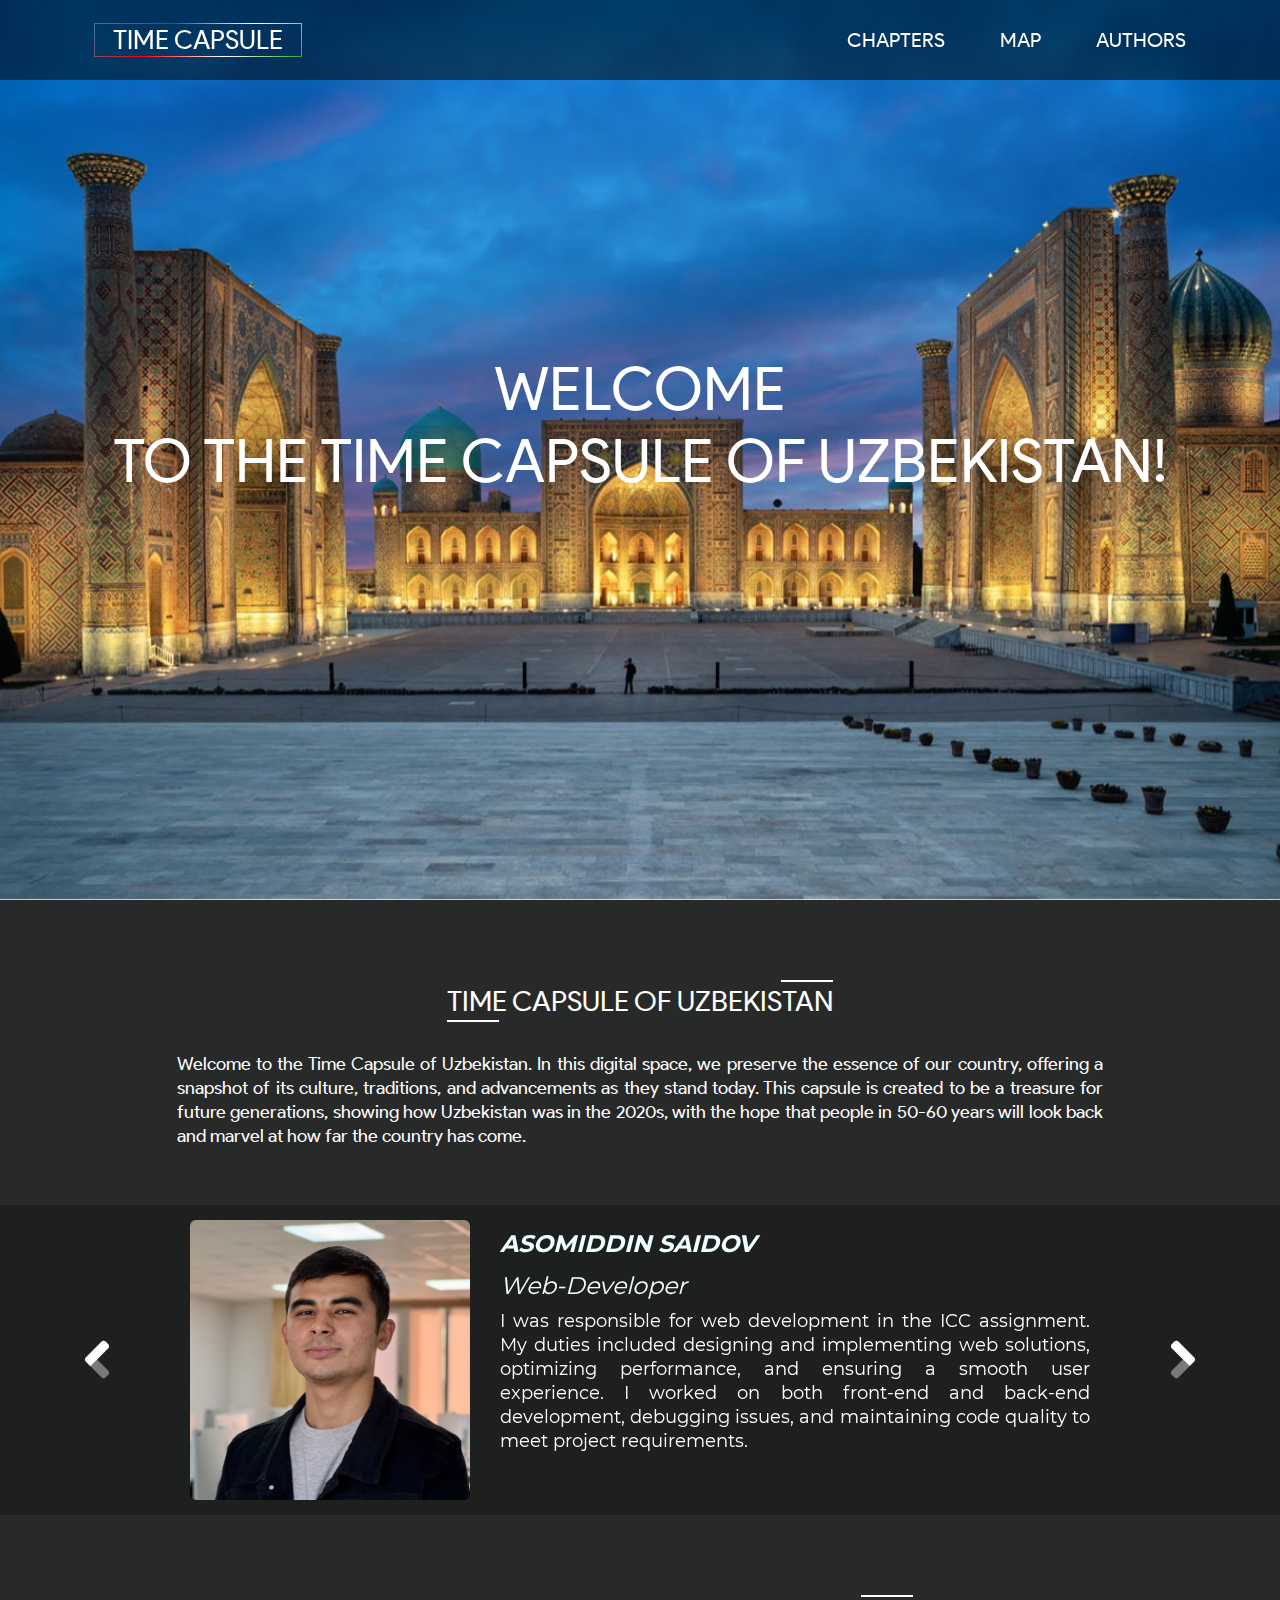
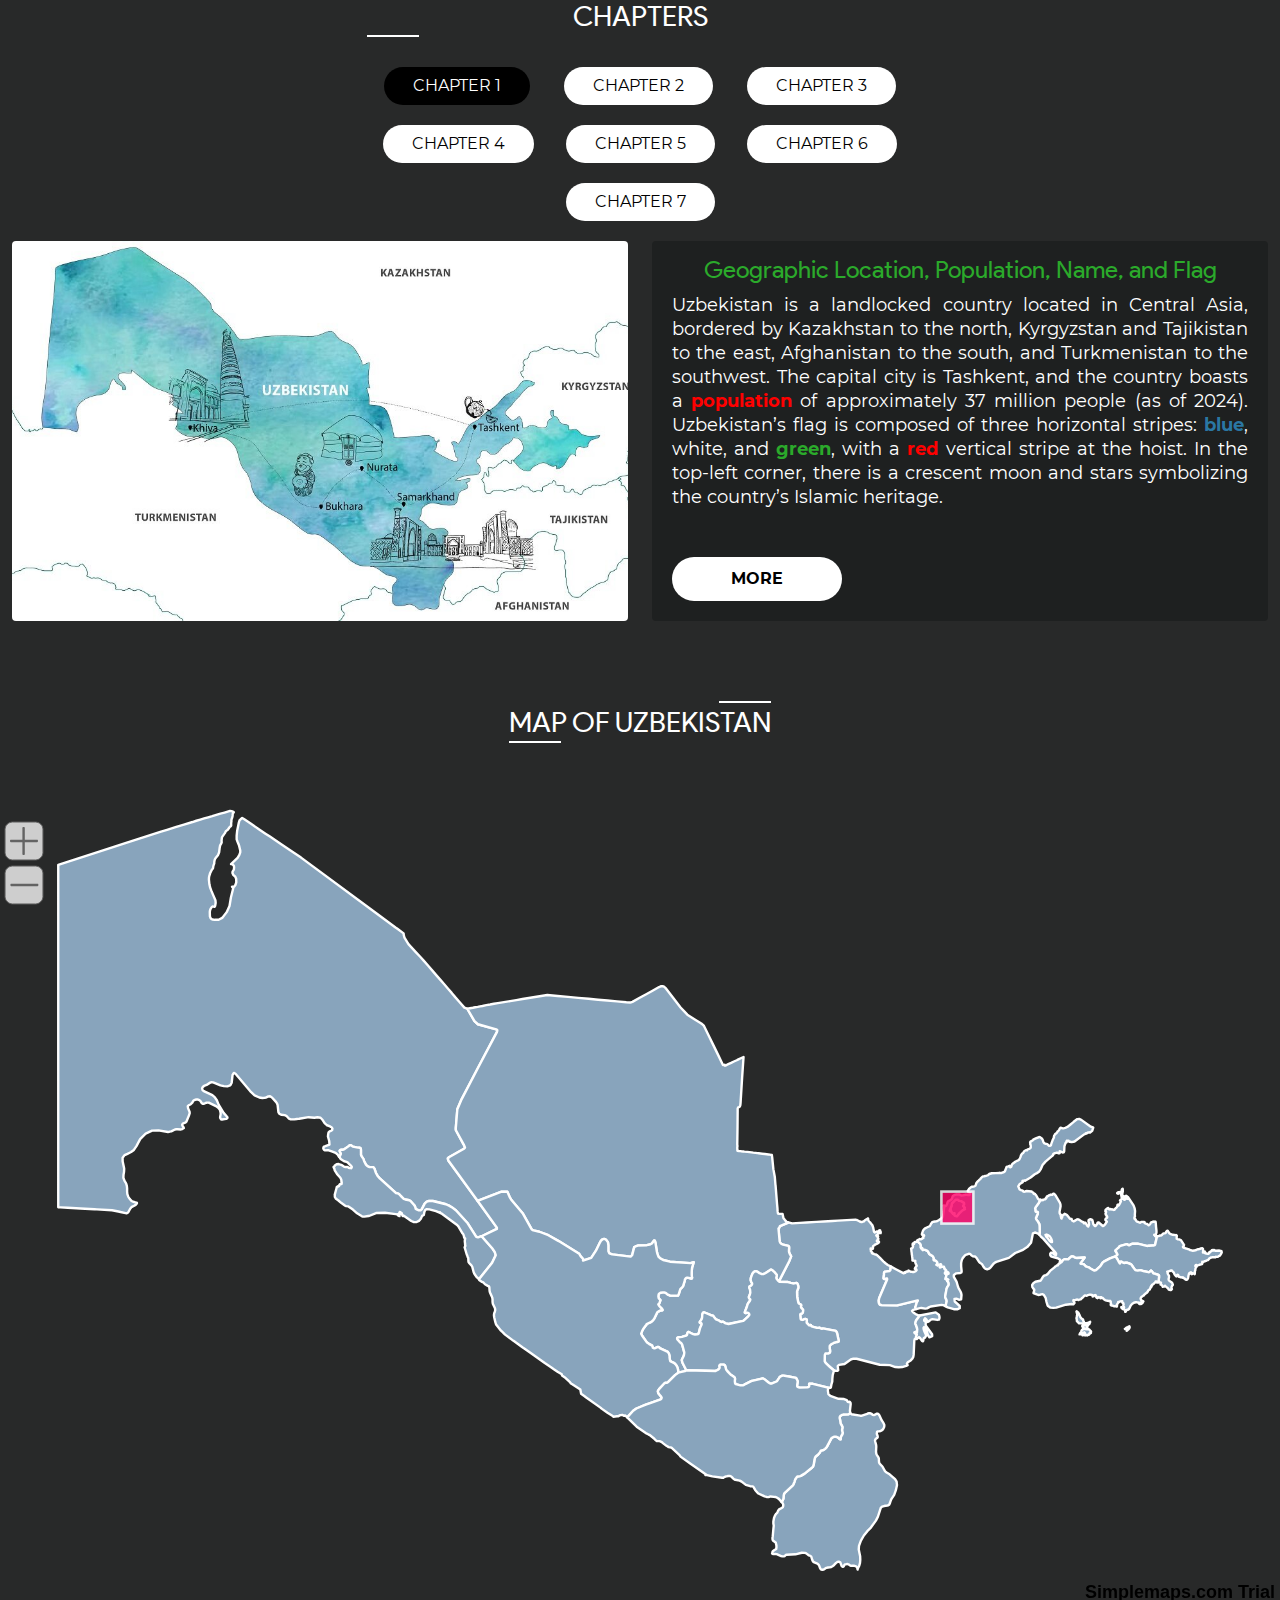
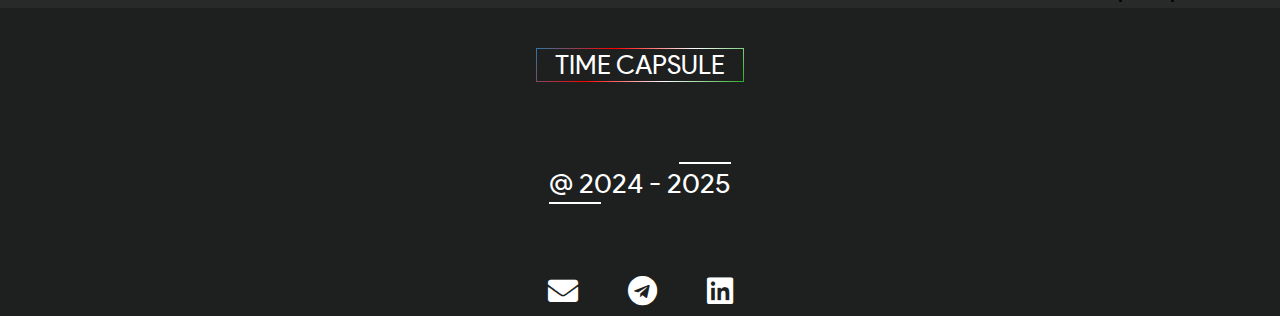
<file: index.html>
<!DOCTYPE html>
<html lang="en">

<head>
  <meta charset="UTF-8">
  <meta http-equiv="X-UA-Compatible" content="IE=edge">
  <meta name="viewport" content="width=device-width, initial-scale=1.0">
  <title>Time Capsule</title>
  <link rel="stylesheet" href="style/all.min.css">
  <link rel="stylesheet" href="style/bootstrap.min.css">
  <link rel="stylesheet" href="style/style.css">
</head>

<body>
  <header class="header d-flex flex-column vh-100">
     <div class="header__nav">
      <div class="container">
        <nav class="navbar navbar-expand-lg ">
          <div class="container-fluid">
            <a class="logo" href="#"> <span class="logo__span">Time </span> Capsule</a>
            <button class="navbar-toggler" type="button" data-bs-toggle="collapse"
              data-bs-target="#navbarSupportedContent" aria-controls="navbarSupportedContent" aria-expanded="false"
              aria-label="Toggle navigation">
              <i class="fal fa-bars header__btn"></i>
            </button>
            <div class="collapse navbar-collapse WMC" id="navbarSupportedContent">
              <ul class="navbar-nav me-auto mb-2 mb-lg-0">
                <li class="nav-item">
                  <a class="header__nav-link " aria-current="page" href="#chapters" >Chapters</a>
                </li>
                <li class="nav-item">
                  <a class="header__nav-link" href="#map">map</a>
                </li>
                <li class="nav-item dropdown">
                  <a class="header__nav-link" href="#authors"> Authors </a>
                  <ul class="dropdown-menu" aria-labelledby="navbarDropdown">
                    <li>
                      <a class="dropdown-item" href="tel:+998901234567">+ 998 90 176 10 30</a></li>
                    <li>
                      <hr class="dropdown-divider">
                    </li>
                    <li>
                      <a class="dropdown-item" href="mailto:tuychievhondamir@gmail.com">tuychievhondamir@gmail.com</a>
                    </li>
                  </ul>
                </li>

              </ul>

            </div>
          </div>
        </nav>
      </div>
    </div>
    <div class="header__content flex-grow-1 align-items-center d-flex">
      <div class="container">
        <h1 class="header__content-title ">
          Welcome <span class="time_title-nextline">to the Time Capsule of Uzbekistan!</span>
        </h1>
       
      </div>
    </div>
  </header>
  <main class="main" >
    <div class="main__title" id="authors">
      <div class="container">
        <div class="row justify-content-center">
          <div class="col-12 col-lg-10 d-flex flex-column align-items-center">
            <h2 class="main__title-heading">
              Time Capsule of Uzbekistan
            </h2>
            <p class="main__title-text">
              Welcome to the Time Capsule of Uzbekistan. In this digital space, we preserve the essence of our country, offering a snapshot of its culture, traditions, and advancements as they stand today. This capsule is created to be a treasure for future generations, showing how Uzbekistan was in the 2020s, with the hope that people in 50-60 years will look back and marvel at how far the country has come.
            </p>
          </div>
        </div>
      </div>
    </div>
    <div class="main__slider">
      <div class="container">
        <div id="carouselExampleIndicators" class="carousel slide d-flex align-items-center" data-bs-ride="carousel">

          <a href="" class="col-1 d-none d-lg-flex" data-bs-target="#carouselExampleIndicators" data-bs-slide="prev">
            <i class="fad fa-angle-left main__slider-angle"></i>
          </a>
          <div class="carousel-inner">
            <div class="carousel-item active">
              <div class="d-flex flex-wrap flex-wrap-reverse">
                <div class="main__slider-image  col-12 col-lg-6 col-xl-4">
                  <img src="./images/asomiddin.jpg" alt="" class="main__slider-photo w-100 h-100 ">
                </div>
                <div class="main__slider-info  col-12 col-lg-6 col-xl-8">
                  <h2 class="main__slider-title">
                    <span class="main__slider-span">
                      Asomiddin Saidov
                    </span>
                  </h2>
                  <h4 class="main__slider-span">Web-Developer</h4>
                  <p class="main__slider-text">
                    I was responsible for web development in the ICC assignment. My duties included designing and implementing web solutions, optimizing performance, and ensuring a smooth user experience. I worked on both front-end and back-end development, debugging issues, and maintaining code quality to meet project requirements.
                  </p>
                </div>
              </div>
            </div>
            <div class="carousel-item ">
              <div class="d-flex flex-wrap flex-wrap-reverse">
                <div class="main__slider-image  col-12 col-lg-6 col-xl-4">
                  <img src="./images/shohjahon.JPG" alt="" class="main__slider-photo w-100 h-100 ">
                </div>
                <div class="main__slider-info  col-12 col-lg-6 col-xl-8">
                  <h2 class="main__slider-title"><span class="main__slider-span">
                      Shohjahon Rustamov
                    </span> </h2>
                    <h4 class="main__slider-span">Content Manager</h4>
                  <p class="main__slider-text">
                    My duties included creating, and organizing website content to ensure clarity, accuracy, and engagement.I focused on structuring information effectively, optimizing readability, and maintaining high content quality.Additionally, I improved user accessibility to meet project requirements.
                  </p>
                </div>
              </div>
            </div>
            <div class="carousel-item ">
              <div class="d-flex flex-wrap flex-wrap-reverse">
                <div class="main__slider-image col-12 col-lg-6 col-xl-4">
                  <img src="./images/gulirano.jpg" alt="" class="main__slider-photo w-100 h-100 ">
                </div>
                <div class="main__slider-info  col-12 col-lg-6 col-xl-8">
                  <h2 class="main__slider-title"><span class="main__slider-span">
                      Gulira'no Raximova
                    </span> </h2>
                    <h4 class="main__slider-span">Designer</h4>
                  <p class="main__slider-text">
                    I led the UI/UX design of the website, focusing on creating intuitive, user-friendly interfaces, enhancing visual aesthetics, and ensuring a seamless, responsive experience across all devices. My role also involved conducting user research and collaborating with developers to ensure a consistent, engaging user experience.
                  </p>
                </div>
              </div>
            </div>
           

          </div>
          <a href="a" class="col-1 d-none d-lg-flex justify-content-end" data-bs-target="#carouselExampleIndicators"
            data-bs-slide="next">
            <i class="fad fa-angle-right main__slider-angle"></i>
          </a>
        </div>
      </div>
    </div>
    <div class="main__title" id="chapters">
      <div class="container" >
        <div class="row justify-content-center">
          <div class="col-12 col-lg-10 d-flex flex-column align-items-center">
           

          </div>
        </div>
      </div>
    </div>
    <div class="main__tabs " >
      <div class="container ">
        <div class="row justify-content-center">
          <div class="col-12 col-lg-6">
            <h1 class="main__title-heading">Chapters</h1>
            <ul class="nav justify-content-around ">
              <li class="nav__item"><button data-bs-toggle="tab" data-bs-target="#geography"
                  class="main__tabs-link active ">Chapter 1</button></li>
              
              <li class="nav__item"><button data-bs-toggle="tab" data-bs-target="#places"
                  class="main__tabs-link  ">Chapter 2</button></li>
              
              <li class="nav__item"><button data-bs-toggle="tab" data-bs-target="#technology"
                  class="main__tabs-link  ">Chapter 3</button></li>
              
              <li class="nav__item"><button data-bs-toggle="tab" data-bs-target="#clothing"
                  class="main__tabs-link  ">Chapter 4</button></li>
              
              <li class="nav__item"><button data-bs-toggle="tab" data-bs-target="#holidays"
                  class="main__tabs-link  ">Chapter 5</button></li>
              
              <li class="nav__item"><button data-bs-toggle="tab" data-bs-target="#food"
                  class="main__tabs-link  ">Chapter 6</button></li>
              
              <li class="nav__item"><button data-bs-toggle="tab" data-bs-target="#literature"
                  class="main__tabs-link  ">Chapter 7</button></li>
              
            </ul>
          </div>
        </div>
      </div>
    </div>
    <div class="tab-content">
      <div class="tab-pane fade active show " id="geography">
        <div class="container-fluid">
          <div class="row justify-content-center ">
            <div class="col-12 col-lg-6">
              <img src="images/history.jpg" alt="" class="main__tabs-img w-100">
            </div>
            <div class="col-11 col-lg-6">
              <div class="main__tabs-info d-flex flex-column justify-content-between">
                <div>
                  <h2 class="main__tabs-title">Geographic Location, Population, Name, and Flag</h2>
                  <p class="main__tabs-text">Uzbekistan is a landlocked country located in Central Asia, bordered by Kazakhstan to the north, Kyrgyzstan and Tajikistan to the east, Afghanistan to the south, and Turkmenistan to the southwest. The capital city is Tashkent, and the country boasts a <span class="bold__txt">population</span>  of approximately 37 million people (as of 2024).
                    Uzbekistan’s flag is composed of three horizontal stripes: <span class="blue__txt">blue</span>, white, and <span class="green__txt">green</span>, with a 
                      <span class="bold__txt">red</span> vertical stripe at the hoist. In the top-left corner, there is a crescent moon and stars symbolizing the country’s Islamic heritage.
                  </p>
                </div>
                <div>
                  <a href="chapters.html#chp1" class="main__tabs-btn" onclick="saveScrollPosition()">More</a>
                </div>
              </div>
            </div>
          </div>
        </div>
      </div>
      <div class="tab-pane fade" id="places">
        <div class="container-fluid">
          <div class="row justify-content-center ">
            <div class="col-12 col-lg-6">
              <img src="images/registan.jpg" alt="" class="main__tabs-img w-100">
            </div>
            <div class="col-11 col-lg-6">
              <div class="main__tabs-info d-flex flex-column justify-content-between">
                <div>
                  <h2 class="main__tabs-title"> Places and Buildings</h2>
                  <p class="main__tabs-text">Uzbekistan is home to many architectural marvels, including some of the most historical sites in the world. Here are a few notable places:
                    <span class="green__txt">Registan </span> Square in Samarkand: This historic center is surrounded by majestic madrassas, and its intricate tilework represents a key feature of Central Asian architecture.
                
                    <span class="green__txt">Khiva’s Ichan Kala</span>: The Ichan Kala is a well-preserved walled city in Khiva, featuring impressive ancient structures like the Ark Fortress and the Djuma Mosque.

                    <span class="green__txt">Tashkent Tower</span>: The tallest structure in Uzbekistan, offering a panoramic view of Tashkent.
                  </p>
                    
                </div>
                <div>
                  <a href="chapters.html#chp2" class="main__tabs-btn" onclick="saveScrollPosition()">More</a>
                </div>
              </div>
            </div>
          </div>
        </div>
      </div>
      <div class="tab-pane fade" id="technology">
        <div class="container-fluid">
          <div class="row justify-content-center ">
            <div class="col-12 col-lg-6">
              <img src="images/technology.jpg" alt="" class="main__tabs-img w-100">
            </div>
            <div class="col-11 col-lg-6">
              <div class="main__tabs-info d-flex flex-column justify-content-between">
                <div>
                  <h2 class="main__tabs-title">Technology: Artel and UzAuto Motors</h2>
                  <p class="main__tabs-text">Uzbekistan is advancing in the field of technology, with companies like Artel Electronics leading the way in consumer electronics, while UzAuto Motors is one of the largest automotive manufacturers in Central Asia.
                    <span class="green__txt">Artel</span> Electronics produces a wide range of products, from mobile phones to refrigerators, making significant contributions to the Uzbek economy.
                    <span class="blue__txt">UzAuto Motors</span> is driving the automotive industry forward with locally produced vehicles, including the Chevrolet and Ravon brands</p>
                </div>
                <div>
                  <a href="chapters.html#chp3" class="main__tabs-btn" onclick="saveScrollPosition()">More</a>
                </div>
              </div>
            </div>
          </div>
        </div>
      </div>
      <div class="tab-pane fade" id="clothing">
        <div class="container-fluid">
          <div class="row justify-content-center ">
            <div class="col-12 col-lg-6">
              <img src="images/dress_women.jpg" alt="" class="main__tabs-img w-100">
            </div>
            <div class="col-11 col-lg-6">
              <div class="main__tabs-info d-flex flex-column justify-content-between">
                <div>
                  <h2 class="main__tabs-title">Traditional Clothing (Gender-Specific)</h2>
                  <p class="main__tabs-text">Uzbekistan’s traditional clothing represents its rich cultural heritage, varying by region and occasion.
                    <span class="blue__txt">Men’s Traditional Clothing:</span> Includes a chapan (a long robe) often worn over a shirt and trousers, and a doppa (traditional cap). These garments reflect Uzbekistan’s Islamic and Turkic influences.
                    <span class="bold__txt">Women’s Traditional Clothing:</span>  Women wear colorful dresses made from ikat (a fabric pattern), often adorned with suzani embroidery, and accompanied by tilla (golden jewelry).</p>

                </div>
                <div>
                  <a href="chapters.html#chp4" class="main__tabs-btn" onclick="saveScrollPosition()">More</a>
                </div>
              </div>
            </div>
          </div>
        </div>
      </div>
      <div class="tab-pane fade" id="holidays">
        <div class="container-fluid">
          <div class="row justify-content-center ">
            <div class="col-12 col-lg-6">
              <img src="images/flag.jpg" alt="" class="main__tabs-img w-100">
            </div>
            <div class="col-11 col-lg-6">
              <div class="main__tabs-info d-flex flex-column justify-content-between">
                <div>
                  <h2 class="main__tabs-title">Traditional Holidays and Rituals (Gender Roles in Rituals)</h2>
                  <p class="main__tabs-text">Uzbekistan celebrates various traditional holidays, each with its own significance.
                    <span class="bold__txt">Navruz:</span>  The Persian New Year, celebrated in March, symbolizes the renewal of nature and is one of the most important holidays in Uzbekistan.
                    <span class="green__txt">Ramazan and Qurban Hayit:</span> These Islamic holidays mark the end of fasting and commemorate the sacrifice of Abraham, respectively.</p>
                </div>
                <div>
                  <a href="chapters.html#chp5" class="main__tabs-btn" onclick="saveScrollPosition()">More</a>
                </div>
              </div>
            </div>
          </div>
        </div>
      </div>
      <div class="tab-pane fade" id="food">
        <div class="container-fluid">
          <div class="row justify-content-center ">
            <div class="col-12 col-lg-6">
              <img src="images/food.jpg" alt="" class="main__tabs-img w-100">
            </div>
            <div class="col-11 col-lg-6">
              <div class="main__tabs-info d-flex flex-column justify-content-between">
                <div>
                  <h2 class="main__tabs-title">Food: A Feast of Flavors</h2>
                  <p class="main__tabs-text">Uzbek cuisine is diverse and flavorful, with dishes that reflect the country’s agricultural roots.
                      <span class="green__txt">Manti:</span> a traditional meat dish of the peoples of Central Asia, consisting of finely chopped meat in a thin dough, cooked under steam.
                      <span class="green__txt">Plov:</span> The national dish, a hearty combination of rice, meat, carrots, and onions, is often served at large gatherings and celebrations.</p>
                </div>
                <div>
                  <a href="chapters.html#chp6" class="main__tabs-btn" onclick="saveScrollPosition()">More</a>
                </div>
              </div>
            </div>
          </div>
        </div>
      </div>
      <div class="tab-pane fade" id="literature">
        <div class="container-fluid">
          <div class="row justify-content-center ">
            <div class="col-12 col-lg-6">
              <img src="images/otkan_kunlar.jpg" alt="" class="main__tabs-img w-100">
            </div>
            <div class="col-11 col-lg-6">
              <div class="main__tabs-info d-flex flex-column justify-content-between">
                <div>
                  <h2 class="main__tabs-title">Literature and Fashion</h2>
                  <p class="main__tabs-text">Uzbekistan has a rich literary tradition that dates back centuries, with poetry and prose that reflect the nation’s cultural depth and history.
                    <span class="blue__txt">Abdulla Qodiriy:</span> A prominent 20th-century writer known for his historical novels such as "O'tkan Kunlar," which depict life in pre-Soviet Uzbekistan..</p>
                </div>
                <div>
                  <a href="chapters.html#chp7" class="main__tabs-btn" onclick="saveScrollPosition()">More</a>
                </div>
              </div>
            </div>
          </div>
        </div>
      </div>
    </div>
    <div class="main__title">
      <div class="container">
        <div class="row justify-content-center">
          <div class="col-12 col-lg-10 d-flex flex-column align-items-center">
            <h2 class="main__title-heading">
              Map Of Uzbekistan
            </h2>

          </div>
        </div>
      </div>
    </div>

    <!-- <div class="main__accordion">
      <div class="container">
        <div class="row d-flex justify-content-center">
          <div class="col-12 col-lg-8">
            <div class="accordion" id="my-collapse">
              <div class="main__accordion-item">
                <div class="main__accordion-header">
                  <button class="main__accordion-button " type="button" data-bs-toggle="collapse"
                    data-bs-target="#html" aria-expanded="true" aria-controls="collapseOne">
                    <i class="fab fa-html5 main__accordion-icon"></i>
                    <span class="main__accordion-span">html5</span>
                  </button>
                </div>
                <div class="collapse show" id="html" data-bs-parent="#my-collapse">
                  <p class="main__accordion-text">
                    Lorem ipsum dolor sit amet, consectetur adipisicing elit, sed do eiusmod tempor incididunt ut labore et dolore magna aliqua. Ut enim ad minim veniam, quis nostrud exercitation ullamco laboris nisi ut aliquip ex ea commodo consequat. Duis aute irure dolor in reprehenderit in voluptate velit esse cillum dolore eu fugiat nulla pariatur. Excepteur sint occaecat cupidatat non proident, sunt in culpa qui officia deserunt mollit anim id est laborum. Sed ut perspiciatis unde omnis iste natus error sit voluptatem accusantium doloremque laudantium, totam rem aperiam, eaque ipsa quae ab illo inventore veritatis et quasi architecto beatae vitae dicta sunt explicabo. Nemo enim ipsam voluptatem quia voluptas sit aspernatur aut odit aut fugit, sed quia consequuntur magni dolores eos qui ratione voluptatem sequi nesciunt. Neque porro quisquam est, qui dolorem ipsum quia dolor sit amet, consectetur, adipisci velit, sed quia non numquam eius modi tempora incidunt ut labore et dolore magnam aliquam quaerat voluptatem.
                  </p>
                </div>
              </div>
              <div class="main__accordion-item">
                <div class="main__accordion-header">
                  <button class="main__accordion-button collapsed w-100" type="button" data-bs-toggle="collapse"
                    data-bs-target="#css" aria-expanded="true" aria-controls="collapseOne">
                    <i class="fab fa-css3-alt main__accordion-icon"></i>
                    <span class="main__accordion-span">css3</span>
                  </button>
                </div>
                <div class="collapse" id="css" data-bs-parent="#my-collapse">
                  <p class="main__accordion-text">
                    Lorem ipsum dolor sit amet, consectetur adipisicing elit, sed do eiusmod tempor incididunt ut labore et dolore magna aliqua. Ut enim ad minim veniam, quis nostrud exercitation ullamco laboris nisi ut aliquip ex ea commodo consequat. Duis aute irure dolor in reprehenderit in voluptate velit esse cillum dolore eu fugiat nulla pariatur. Excepteur sint occaecat cupidatat non proident, sunt in culpa qui officia deserunt mollit anim id est laborum. Sed ut perspiciatis unde omnis iste natus error sit voluptatem accusantium doloremque laudantium, totam rem aperiam, eaque ipsa quae ab illo inventore veritatis et quasi architecto beatae vitae dicta sunt explicabo. Nemo enim ipsam voluptatem quia voluptas sit aspernatur aut odit aut fugit, sed quia consequuntur magni dolores eos qui ratione voluptatem sequi nesciunt. Neque porro quisquam est, qui dolorem ipsum quia dolor sit amet, consectetur, adipisci velit, sed quia non numquam eius modi tempora incidunt ut labore et dolore magnam aliquam quaerat voluptatem.
                  </p>
                </div>
              </div>
              <div class="main__accordion-item">
                <div class="main__accordion-header">
                  <button class="main__accordion-button collapsed w-100" type="button" data-bs-toggle="collapse"
                    data-bs-target="#bootstrap" aria-expanded="true" aria-controls="collapseOne">
                    <i class="fab fa-bootstrap main__accordion-icon"></i>
                    <span class="main__accordion-span">bootstrap</span>
                  </button>
                </div>
                <div class="collapse" id="bootstrap" data-bs-parent="#my-collapse">
                  <p class="main__accordion-text">
                    Lorem ipsum dolor sit amet, consectetur adipisicing elit, sed do eiusmod tempor incididunt ut labore et dolore magna aliqua. Ut enim ad minim veniam, quis nostrud exercitation ullamco laboris nisi ut aliquip ex ea commodo consequat. Duis aute irure dolor in reprehenderit in voluptate velit esse cillum dolore eu fugiat nulla pariatur. Excepteur sint occaecat cupidatat non proident, sunt in culpa qui officia deserunt mollit anim id est laborum. Sed ut perspiciatis unde omnis iste natus error sit voluptatem accusantium doloremque laudantium, totam rem aperiam, eaque ipsa quae ab illo inventore veritatis et quasi architecto beatae vitae dicta sunt explicabo. Nemo enim ipsam voluptatem quia voluptas sit aspernatur aut odit aut fugit, sed quia consequuntur magni dolores eos qui ratione voluptatem sequi nesciunt. Neque porro quisquam est, qui dolorem ipsum quia dolor sit amet, consectetur, adipisci velit, sed quia non numquam eius modi tempora incidunt ut labore et dolore magnam aliquam quaerat voluptatem.
                  </p>
                </div>
              </div>
            
            </div>
          </div>
        </div>
      </div>
    </div> -->
    <div class="main" id="map"> </div>
 
  </main>
  

  <footer class="footer">
    <div class="d-flex flex-column align-items-center">
      <a class="logo" href="#"> <span class="logo__span">Time </span> Capsule</a>
      <p class="main__title-heading">@ 2024 - 2025</p>
      <ul class="footer__social d-flex">
        <li><a href="mailto:asaidov@aut-edu.uz,shrustamov@aut-edu.uz" class="footer__social-link"><i class="fa fa-envelope"></i>
        </a></li>
        <li class="footer_li"><a href="https://t.me/Rustamov_Shoxjahon" class="footer__social-link"><i class="fab fa-telegram"></i>
        </a></li>
        <li><a href="https://www.linkedin.com/in/asomiddinsaidov07/" class="footer__social-link"><i class="fab fa-linkedin"></i>
        </a></li>
      </ul>
    </div>
  </footer>

  <script src="js/bootstrap.bundle.min.js"></script>
  <script src="js/mapdata.js"></script>
  <script src="js/countrymap.js"></script>
  <script src="js/scrollChapters.js"></script>
</body>

</html>
</file>
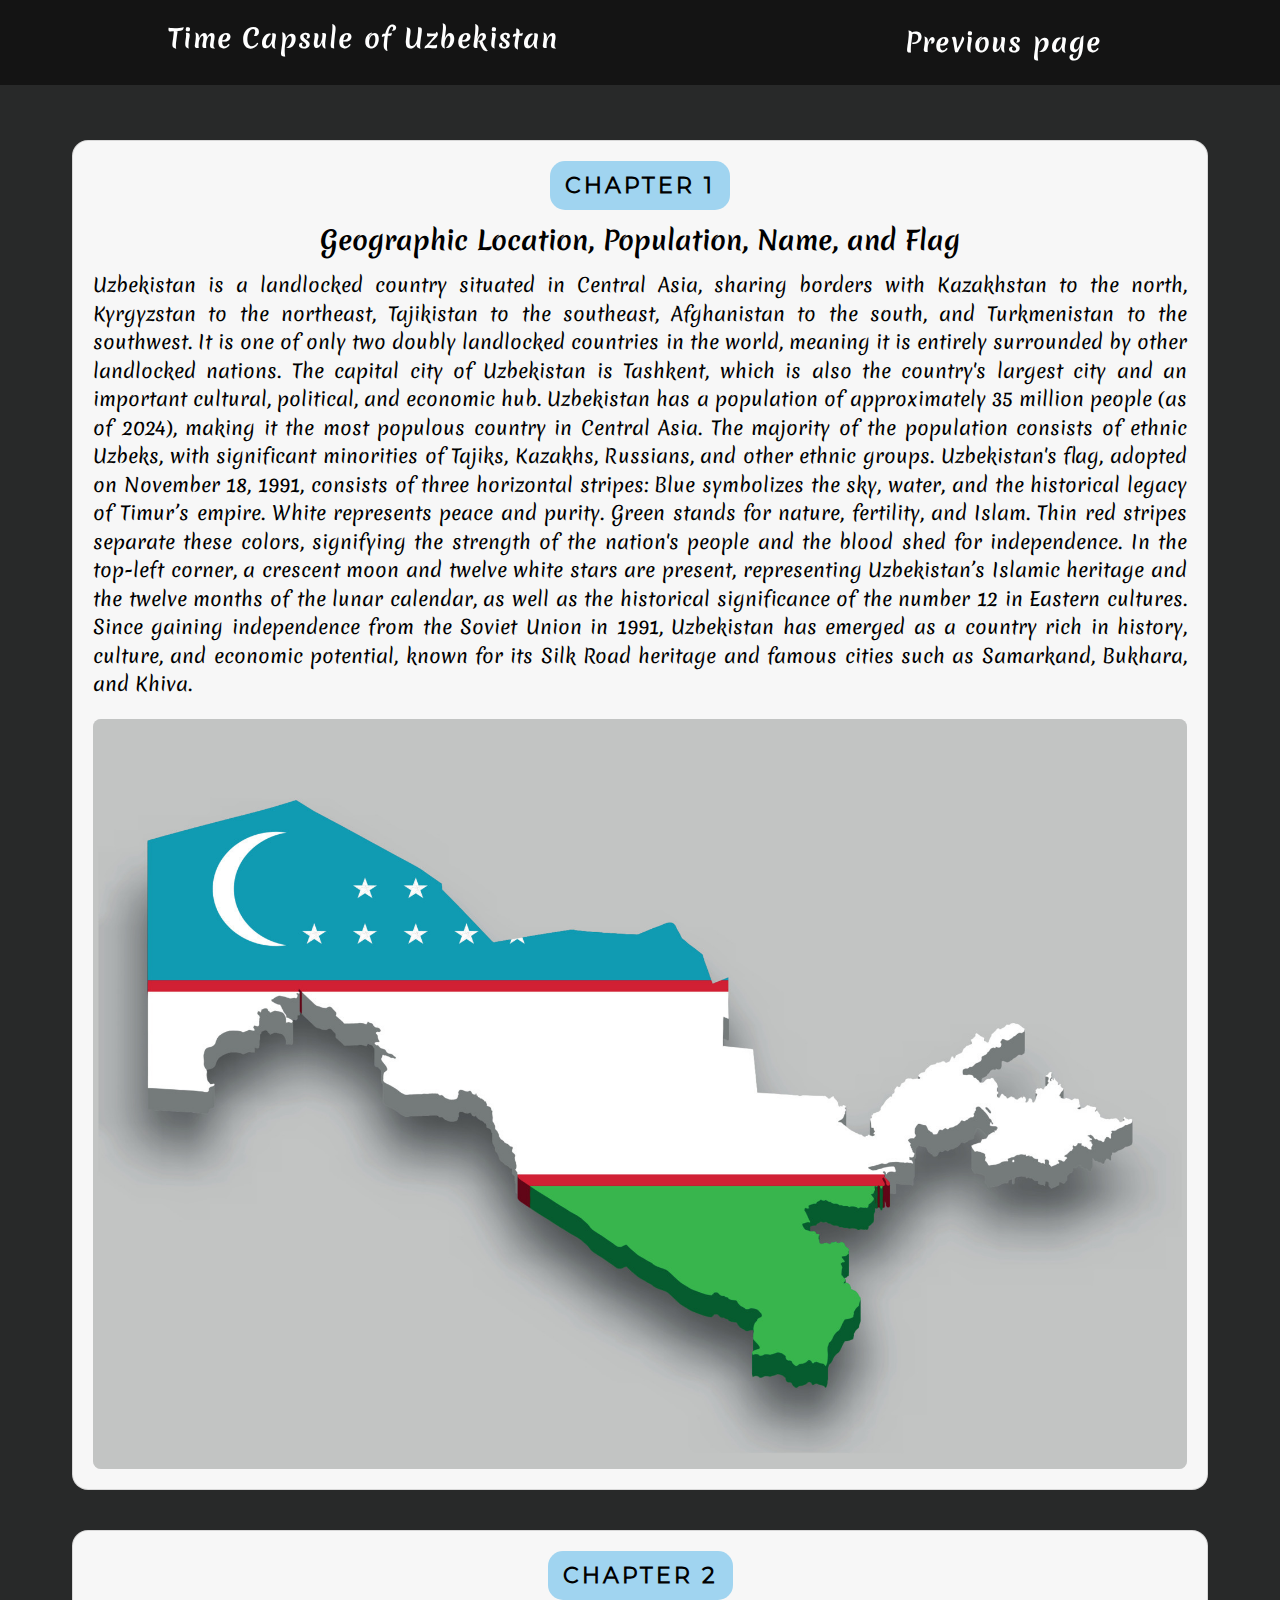
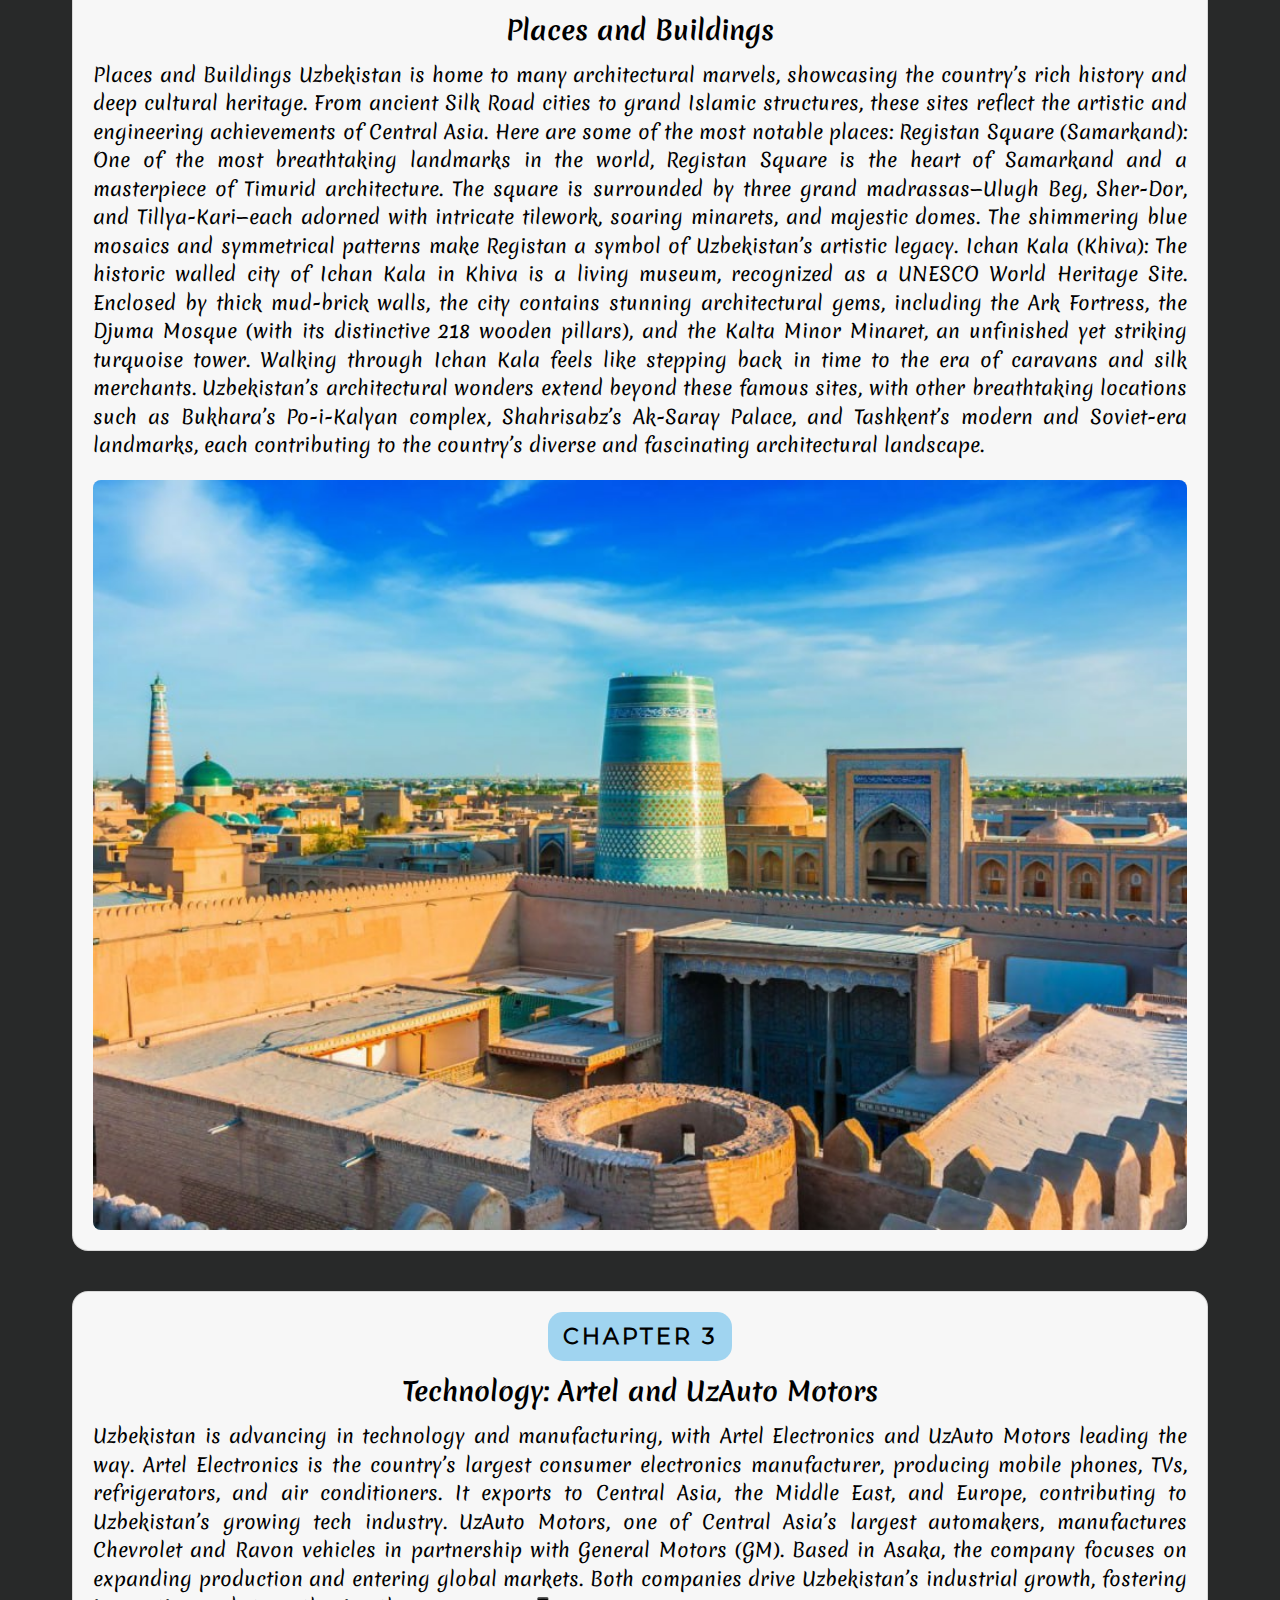
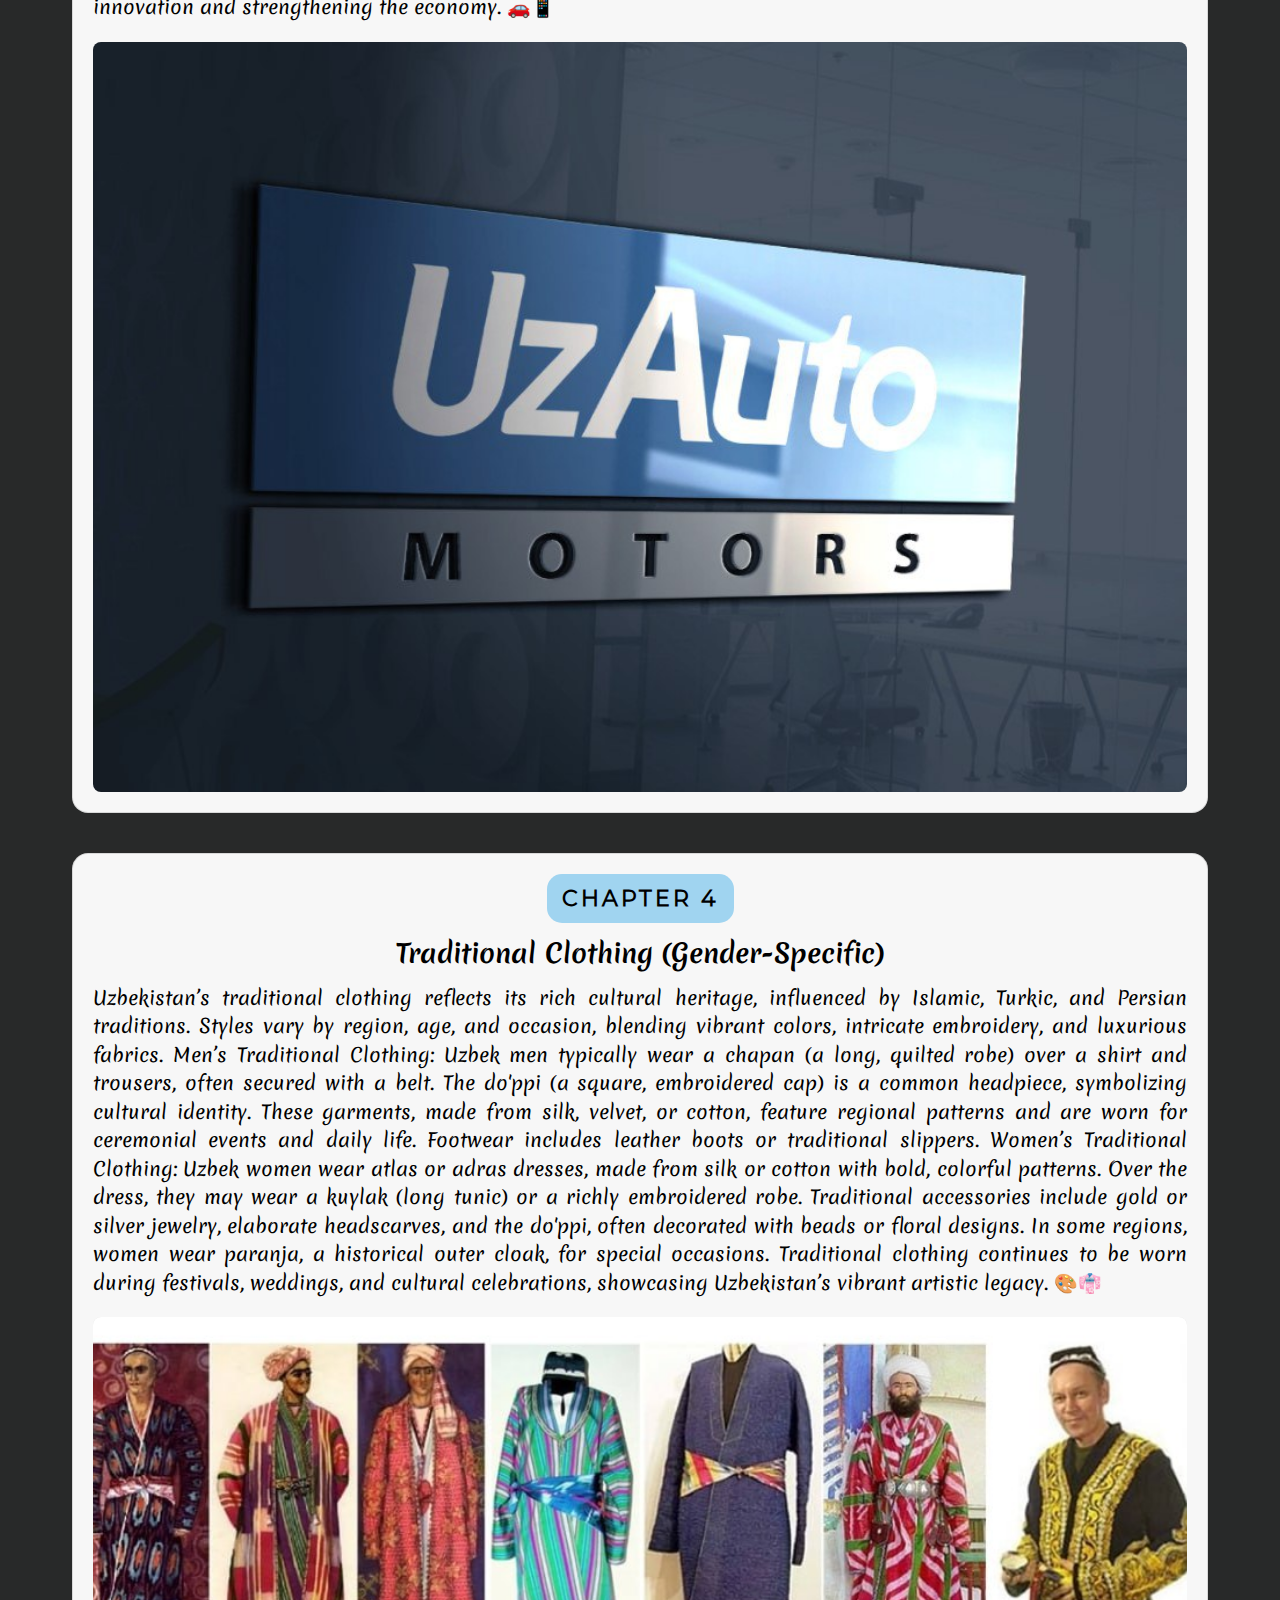
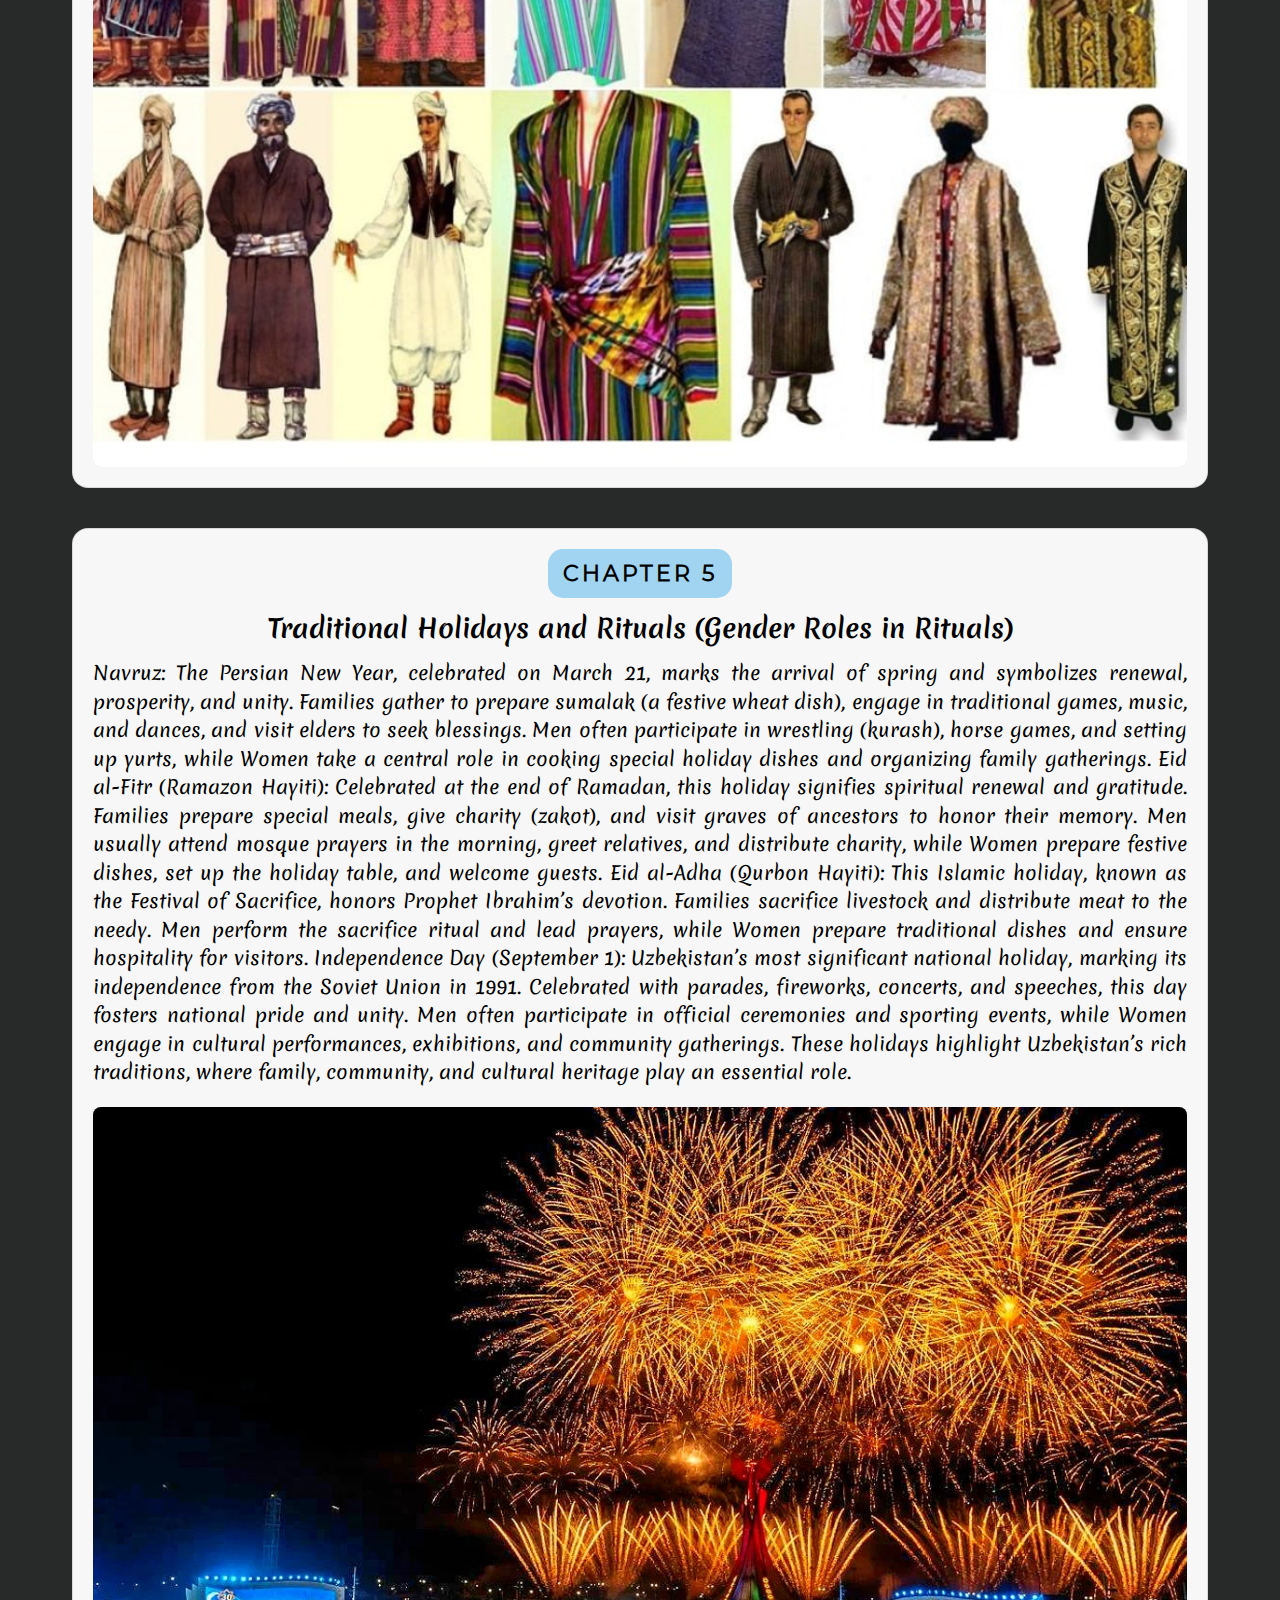
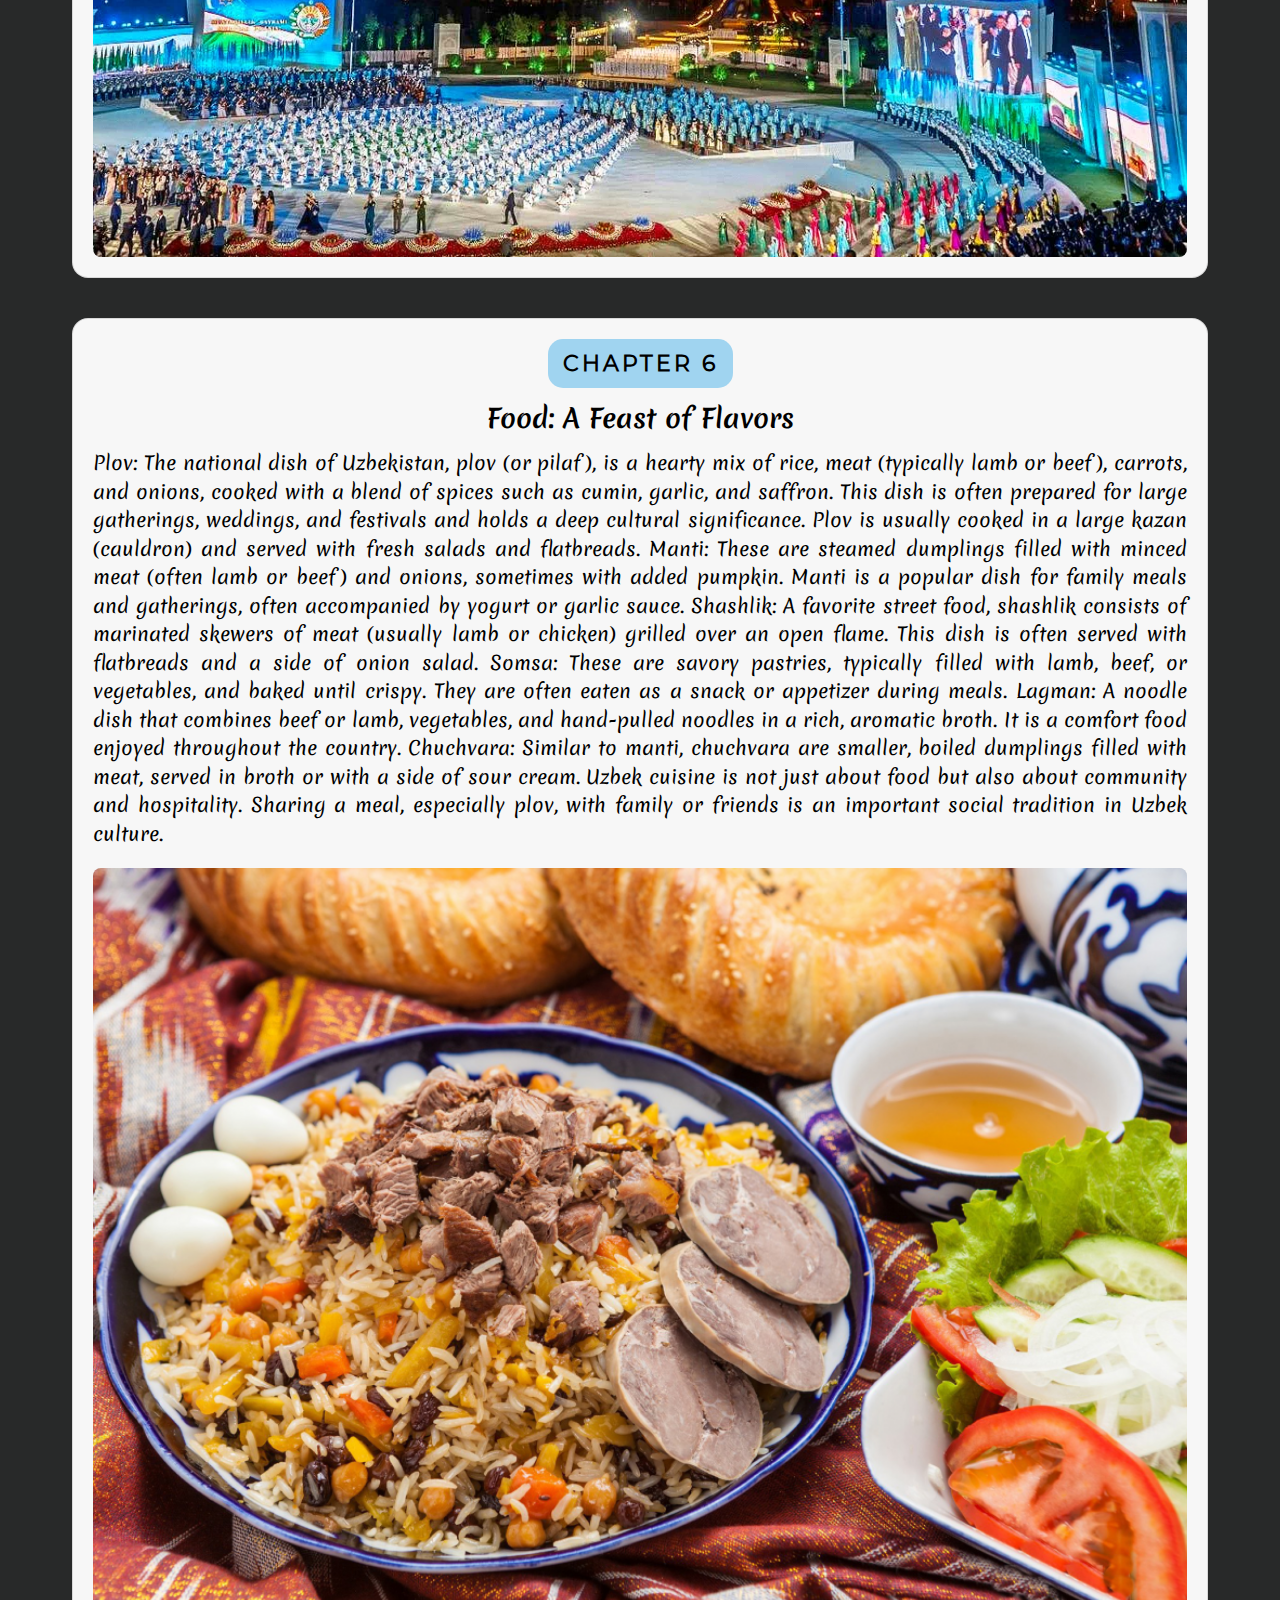
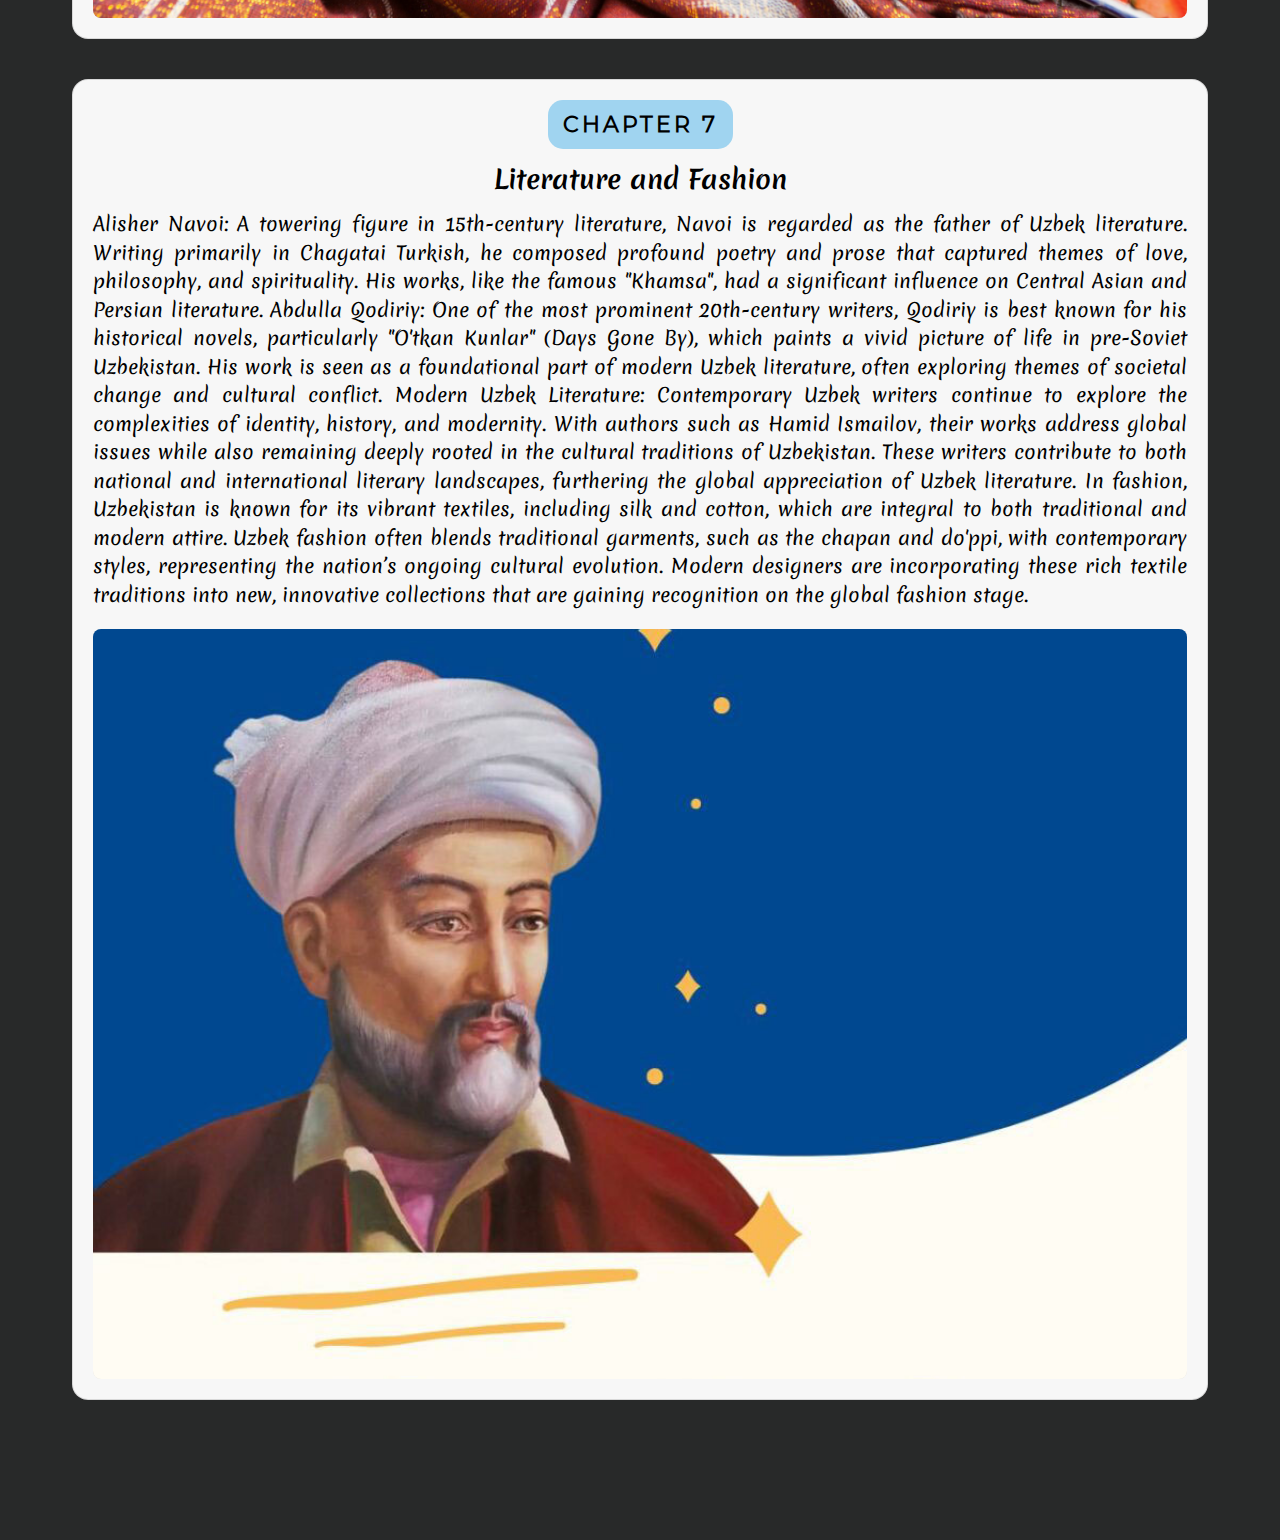
<file: chapters.html>
<!DOCTYPE html>  
<html lang="en">  
<head>  
    <meta charset="UTF-8">
    <meta http-equiv="X-UA-Compatible" content="IE=edge">
    <meta name="viewport" content="width=device-width, initial-scale=1.0">  
    <title>Chapters</title>  
    <link rel="stylesheet" href="style/all.min.css">
    <link rel="stylesheet" href="style/bootstrap.min.css">
    <link rel="stylesheet" href="style/style.css">
    <link rel="stylesheet" href="./style/chapters.css">
</head>  
<body> 
    <header class="header ">
        <div class="header_nav navbar-expand-lg">
        <div class="hh__tt"> 
            <h1 class="header_title">Time Capsule of <span class="bold_text">Uzbekistan</span> </h1>      
        </div>
        <div class="hh__link">
                <a href="javascript:void(0);" onclick="goBack()" class="back__btn">Previous page</a>
        </div>

                
       </div>
      </header>
    <main class="container">
            <div class="card" id="chp1">  
                <div class="card_content">
                    <div class="category" >CHAPTER 1</div>  
                    <div class="title"> Geographic Location, Population, Name, and Flag</div>  
                    <div class="description">  
                       
Uzbekistan is a landlocked country situated in Central Asia, sharing borders with Kazakhstan to the north, Kyrgyzstan to the northeast, Tajikistan to the southeast, Afghanistan to the south, and Turkmenistan to the southwest. It is one of only two doubly landlocked countries in the world, meaning it is entirely surrounded by other landlocked nations.

The capital city of Uzbekistan is Tashkent, which is also the country's largest city and an important cultural, political, and economic hub. Uzbekistan has a population of approximately 35 million people (as of 2024), making it the most populous country in Central Asia. The majority of the population consists of ethnic Uzbeks, with significant minorities of Tajiks, Kazakhs, Russians, and other ethnic groups.

Uzbekistan's flag, adopted on November 18, 1991, consists of three horizontal stripes:

Blue symbolizes the sky, water, and the historical legacy of Timur’s empire.
White represents peace and purity.
Green stands for nature, fertility, and Islam.
Thin red stripes separate these colors, signifying the strength of the nation's people and the blood shed for independence. In the top-left corner, a crescent moon and twelve white stars are present, representing Uzbekistan’s Islamic heritage and the twelve months of the lunar calendar, as well as the historical significance of the number 12 in Eastern cultures.

Since gaining independence from the Soviet Union in 1991, Uzbekistan has emerged as a country rich in history, culture, and economic potential, known for its Silk Road heritage and famous cities such as Samarkand, Bukhara, and Khiva. 
                </div>  
                </div>
                <div class="image-placeholder">
                    <img src="images/uzbekistan_flag.jpg" alt="Description">
                </div >  
            </div>
            <div class="card" id="chp2">  
                <div class="card_content" >
                    <div class="category">CHAPTER 2</div>  
                    <div class="title"> Places and Buildings</div>  
                    <div class="description">  
                       
                        Places and Buildings
                        Uzbekistan is home to many architectural marvels, showcasing the country’s rich history and deep cultural heritage. From ancient Silk Road cities to grand Islamic structures, these sites reflect the artistic and engineering achievements of Central Asia. Here are some of the most notable places:
                        
                        Registan Square (Samarkand): One of the most breathtaking landmarks in the world, Registan Square is the heart of Samarkand and a masterpiece of Timurid architecture. The square is surrounded by three grand madrassas—Ulugh Beg, Sher-Dor, and Tillya-Kari—each adorned with intricate tilework, soaring minarets, and majestic domes. The shimmering blue mosaics and symmetrical patterns make Registan a symbol of Uzbekistan’s artistic legacy.
                        
                        Ichan Kala (Khiva): The historic walled city of Ichan Kala in Khiva is a living museum, recognized as a UNESCO World Heritage Site. Enclosed by thick mud-brick walls, the city contains stunning architectural gems, including the Ark Fortress, the Djuma Mosque (with its distinctive 218 wooden pillars), and the Kalta Minor Minaret, an unfinished yet striking turquoise tower. Walking through Ichan Kala feels like stepping back in time to the era of caravans and silk merchants.
                        
                        Uzbekistan’s architectural wonders extend beyond these famous sites, with other breathtaking locations such as Bukhara’s Po-i-Kalyan complex, Shahrisabz’s Ak-Saray Palace, and Tashkent’s modern and Soviet-era landmarks, each contributing to the country’s diverse and fascinating architectural landscape.
                </div>  
                </div>
                <div class="image-placeholder">
                    <img src="images/bukhara.jpg" alt="Description">
                </div>  
            </div>
            <div class="card" id="chp3">  
                <div class="card_content">
                    <div class="category">CHAPTER 3</div>  
                    <div class="title"> Technology: Artel and UzAuto Motors </div>  
                    <div class="description">  
                       
                        Uzbekistan is advancing in technology and manufacturing, with Artel Electronics and UzAuto Motors leading the way.

                        Artel Electronics is the country’s largest consumer electronics manufacturer, producing mobile phones, TVs, refrigerators, and air conditioners. It exports to Central Asia, the Middle East, and Europe, contributing to Uzbekistan’s growing tech industry.
                        UzAuto Motors, one of Central Asia’s largest automakers, manufactures Chevrolet and Ravon vehicles in partnership with General Motors (GM). Based in Asaka, the company focuses on expanding production and entering global markets.
                        Both companies drive Uzbekistan’s industrial growth, fostering innovation and strengthening the economy. 🚗📱
                </div>  
                </div>
                <div class="image-placeholder">
                    <img src="images/technology_2.jpg" alt="Description">
                </div>  
            </div>
            <div class="card" id="chp4">  
                <div class="card_content">
                    <div class="category">CHAPTER 4</div>  
                    <div class="title"> Traditional Clothing (Gender-Specific)</div>  
                    <div class="description">  
                       
                        Uzbekistan’s traditional clothing reflects its rich cultural heritage, influenced by Islamic, Turkic, and Persian traditions. Styles vary by region, age, and occasion, blending vibrant colors, intricate embroidery, and luxurious fabrics.

Men’s Traditional Clothing: Uzbek men typically wear a chapan (a long, quilted robe) over a shirt and trousers, often secured with a belt. The do'ppi (a square, embroidered cap) is a common headpiece, symbolizing cultural identity. These garments, made from silk, velvet, or cotton, feature regional patterns and are worn for ceremonial events and daily life. Footwear includes leather boots or traditional slippers.

Women’s Traditional Clothing: Uzbek women wear atlas or adras dresses, made from silk or cotton with bold, colorful patterns. Over the dress, they may wear a kuylak (long tunic) or a richly embroidered robe. Traditional accessories include gold or silver jewelry, elaborate headscarves, and the do'ppi, often decorated with beads or floral designs. In some regions, women wear paranja, a historical outer cloak, for special occasions.

Traditional clothing continues to be worn during festivals, weddings, and cultural celebrations, showcasing Uzbekistan’s vibrant artistic legacy. 🎨👘
                </div>  
                </div>
                <div class="image-placeholder">
                    <img src="images/dress.jpg" alt="Description">
                </div>  
            </div>
            <div class="card" id="chp5">  
                <div class="card_content">
                    <div class="category">CHAPTER 5</div>  
                    <div class="title"> Traditional Holidays and Rituals (Gender Roles in Rituals)</div>  
                    <div class="description">  
                       
                        Navruz: The Persian New Year, celebrated on March 21, marks the arrival of spring and symbolizes renewal, prosperity, and unity. Families gather to prepare sumalak (a festive wheat dish), engage in traditional games, music, and dances, and visit elders to seek blessings.

                        Men often participate in wrestling (kurash), horse games, and setting up yurts, while
                        Women take a central role in cooking special holiday dishes and organizing family gatherings.
                        Eid al-Fitr (Ramazon Hayiti): Celebrated at the end of Ramadan, this holiday signifies spiritual renewal and gratitude. Families prepare special meals, give charity (zakot), and visit graves of ancestors to honor their memory.
                        
                        Men usually attend mosque prayers in the morning, greet relatives, and distribute charity, while
                        Women prepare festive dishes, set up the holiday table, and welcome guests.
                        Eid al-Adha (Qurbon Hayiti): This Islamic holiday, known as the Festival of Sacrifice, honors Prophet Ibrahim’s devotion. Families sacrifice livestock and distribute meat to the needy.
                        
                        Men perform the sacrifice ritual and lead prayers, while
                        Women prepare traditional dishes and ensure hospitality for visitors.
                        Independence Day (September 1): Uzbekistan’s most significant national holiday, marking its independence from the Soviet Union in 1991. Celebrated with parades, fireworks, concerts, and speeches, this day fosters national pride and unity.
                        
                        Men often participate in official ceremonies and sporting events, while
                        Women engage in cultural performances, exhibitions, and community gatherings.
                        These holidays highlight Uzbekistan’s rich traditions, where family, community, and cultural heritage play an essential role.
                </div>  
                </div>
                <div class="image-placeholder">
                    <img src="images/holiday.jpg" alt="Description">
                </div>  
            </div>
            <div class="card" id="chp6">  
                <div class="card_content">
                    <div class="category">CHAPTER 6</div>  
                    <div class="title"> Food: A Feast of Flavors</div>  
                    <div class="description">  
                       
                        Plov: The national dish of Uzbekistan, plov (or pilaf), is a hearty mix of rice, meat (typically lamb or beef), carrots, and onions, cooked with a blend of spices such as cumin, garlic, and saffron. This dish is often prepared for large gatherings, weddings, and festivals and holds a deep cultural significance. Plov is usually cooked in a large kazan (cauldron) and served with fresh salads and flatbreads.

Manti: These are steamed dumplings filled with minced meat (often lamb or beef) and onions, sometimes with added pumpkin. Manti is a popular dish for family meals and gatherings, often accompanied by yogurt or garlic sauce.

Shashlik: A favorite street food, shashlik consists of marinated skewers of meat (usually lamb or chicken) grilled over an open flame. This dish is often served with flatbreads and a side of onion salad.

Somsa: These are savory pastries, typically filled with lamb, beef, or vegetables, and baked until crispy. They are often eaten as a snack or appetizer during meals.

Lagman: A noodle dish that combines beef or lamb, vegetables, and hand-pulled noodles in a rich, aromatic broth. It is a comfort food enjoyed throughout the country.

Chuchvara: Similar to manti, chuchvara are smaller, boiled dumplings filled with meat, served in broth or with a side of sour cream.

Uzbek cuisine is not just about food but also about community and hospitality. Sharing a meal, especially plov, with family or friends is an important social tradition in Uzbek culture.
                </div>  
                </div>
                <div class="image-placeholder">
                    <img src="images/oshh.png" alt="Description">
                </div>  
            </div>
            <div class="card" id="chp7">  
                <div class="card_content">
                    <div class="category" >CHAPTER 7</div>  
                    <div class="title"> Literature and Fashion</div>  
                    <div class="description">  
                       
Alisher Navoi: A towering figure in 15th-century literature, Navoi is regarded as the father of Uzbek literature. Writing primarily in Chagatai Turkish, he composed profound poetry and prose that captured themes of love, philosophy, and spirituality. His works, like the famous "Khamsa", had a significant influence on Central Asian and Persian literature.

Abdulla Qodiriy: One of the most prominent 20th-century writers, Qodiriy is best known for his historical novels, particularly "O'tkan Kunlar" (Days Gone By), which paints a vivid picture of life in pre-Soviet Uzbekistan. His work is seen as a foundational part of modern Uzbek literature, often exploring themes of societal change and cultural conflict.

Modern Uzbek Literature: Contemporary Uzbek writers continue to explore the complexities of identity, history, and modernity. With authors such as Hamid Ismailov, their works address global issues while also remaining deeply rooted in the cultural traditions of Uzbekistan. These writers contribute to both national and international literary landscapes, furthering the global appreciation of Uzbek literature.

In fashion, Uzbekistan is known for its vibrant textiles, including silk and cotton, which are integral to both traditional and modern attire. Uzbek fashion often blends traditional garments, such as the chapan and do'ppi, with contemporary styles, representing the nation’s ongoing cultural evolution. Modern designers are incorporating these rich textile traditions into new, innovative collections that are gaining recognition on the global fashion stage. 
                </div>  
                </div>
                <div class="image-placeholder">
                    <img src="images/alish.jpg" alt="Description">
                </div>  
            </div>
        </main>
   <script src="js/goBack.js"></script>
   <script src="js/scrollChapters.js"></script>
    </body>  
</html>
</file>
<file: style/style.css>
@import 'fonts.css';

/*root start  */
:root {
    --mr400: 'MR';
    --mb700: 'MB';
    --ps400: 'ProductSans';
    --white: #ffffff;
    --dark: #1e2020;
    --grey: #282929;
    --blue: rgba(48, 154, 216, 0.729);
    --green: rgb(43, 170, 43);
    --red: red;
    --linear: linear-gradient(133deg, var(--blue), var(--red) , var(--white), var(--green));

}

::-webkit-scrollbar {
    width: 15px;
}

::-webkit-scrollbar-thumb {
    background: linear-gradient(133deg, var(--blue) ,white);
    border-radius: 30px;
}

.WMC {
    width: max-content;
}

a {

    text-decoration: none;

}

ul {
    list-style: none;

}

body {
    font-family: var(--mr400);
    background: var(--grey);
}

p,
h1 {
    margin: 0;

}

.navbar {
    padding: 0;
}

.logo {
    font-size: 26px;
    font-family: var(--ps400);
    color: var(--white);
    border: 1px solid transparent;
    border-image: 1 var(--linear);
    line-height: 20px;
    padding: 6px 18px;
    text-transform: uppercase;

}

.logo span {
    color: var(--yellow);
}

.logo:hover {
    color: var(--white);
}

/*  root end*/
/* header__start */
.header__nav {
    background: rgba(0, 0, 0, 0.50);
    backdrop-filter: blur(5px);
    padding: 23px 0;
    position: fixed;
    left: 0;
    top: 0;
    z-index: 999;
    width: 100%;
    position: fixed;
}

.header__nav-link {
    color: var(--white);
    font-size: 20px;
    font-family: var(--ps400);
    text-transform: uppercase;
    margin-left: 55px;
}

.header__nav-link:hover {
    transition: 200ms;
    color: var(--yellow);
}

.header__btn {
    color: var(--white);
    font-size: 30px;
}

.navbar-toggler:focus {
    box-shadow: none;
}


/* header__end */
/* media start */

@media(max-width:992px) {
    .WMC {
        width: 100%;
    }

    .header__nav-link {
        margin-left: 0;
        margin-top: 10px;
        display: block;
    }

    /* .main__slider-info {
        margin-top: 25px;
    } */

    /* .main__slider-image {
        height: inherit;
    } */

    /* .main__tabs-info {
        margin-top: 20px;
    } */
}

.header__content {
    background: url(../images/header_back.jpg) no-repeat center /cover;
}

.header__content-title {
    text-transform: uppercase;
    color: var(--white);
    font-family: var(--ps400);
    font-size: 60px;
    margin-bottom: 50px;
    background: white;
    -webkit-background-clip: text;
    -webkit-text-fill-color: transparent;
    text-align: center;
    display: flex;
    flex-direction: column;

}

.header__content-text {
    font-size: 22px;
    font-family: var(--ps400);
    color: var(--white);
    line-height: 27px;
    text-align: justify;
}

@media(max-width:767px) {
    .header__content-title {
        font-size: 40px;
        text-align: center;
    }

    .header__content {
        padding-top: 20px;
        padding-bottom: 20px;
    }
}
@media(max-width:400px) {
    .main__slider-span{
        font-size: 20px;
    }
}


/* main start */

.main__title-heading {
    font-size: 28px;
    text-transform: uppercase;
    font-family: var(--ps400);
    color: var(--white);
    text-align: center;
    line-height: 22px;
    margin-top: 80px;
    margin-bottom: 30px;

}

.main__title-text {
    font-family: var(--ps400);
    font-size: 18px;
    color: var(--white);
    text-align: justify;
    line-height: 24px;
    margin-bottom: 57px;

}


.main__title-heading:before,
.main__title-heading::after {
    content: '';
    display: block;
    width: 52px;
    height: 2px;
    background: var(--white);
    margin: 0 0 8px auto;
}

.main__title-heading::after {
    margin: 8px 0 0 0;
}

.main__slider {
    background: var(--dark);
    padding: 15px 0;
}

.main__slider-photo {
    border-radius: 6px;
    object-fit: cover;
}

.main__slider-title {
    font-size: 24px;
    font-family: var(--mb700);
    color: var(--white);
    text-transform: uppercase;
    line-height: 17px;
    margin-bottom: 20px;

}

.main__slider-span {
    color: azure;
    font-style: italic;
}

.main__slider-text {
    font-family: var(--mr400);
    line-height: 24px;
    text-align: justify;
    font-size: 18px;
    color: var(--white);
    max-height: 240px;
    overflow: auto;
}

.main__slider-info {
    padding: 15px;
}

.main__slider-image {
    padding: 0 15px 0 15px;
    height: 280px;
}

.main__slider-angle {
    font-size: 60px;
    color: var(--white);
}

.main__slider-angle::before {
    color: var(--yellow-dark);
}

.main__tabs-link {
    border: none;
    background: var(--white);
    color: black;
    line-height: 12px;
    font-size: 16px;
    font-family: var(--mr400);
    text-transform: uppercase;
    padding: 13px 29px;
    border-radius: 19px;
    margin-bottom: 20px;
    transition: background 300ms, color 300ms;
}

.main__tabs-link:focus {
    outline: none;
}

.main__tabs-link.active {
    background-color: black;
    color: white;

}

.main__tabs-link:not(.active):hover {
    background: linear-gradient(60deg, var(--yellow), red);
    color: var(--white);

}

.main__tabs-img {
    border-radius: 4px;
    object-fit: cover;
    height: 380px;
}

.main__tabs-info {
    background: var(--dark);
    min-height: 100%;
    border-radius: 4px;
    padding: 20px;

}

.main__tabs-title {
    color: var(--green);
    font-size: 24px;
    font-family: var(--ps400);
    line-height: 18px;
    margin-bottom: 14px;
    text-align: center;
}

.main__tabs-text {
    color: var(--white);
    font-family: var(--mr400);
    font-size: 18px;
    line-height: 24px;
    text-align: justify;
    margin-bottom: 14px;
}

.main__tabs-btn {
    max-width: 170px;
    width: 100%;
    font-family: var(--mb700);
    height: 44px;
    display: flex;
    align-items: center;
    justify-content: center;
    text-transform: uppercase;
    border-radius: 22px;
    transition: background 300ms, color 300ms;
    background: var(--white);
    color: black;
   
}

.main__tabs-btn:hover {
    color: var(--white);
    background: transparent;
}

.main__accordion-button {
    display: flex;
    text-align: left;
    padding: 17px 0 17px 15px;
    border: none;
    align-items: center;
    background-color: var(--dark);
    color: var(--white);
    width: 100%;

}

.main__accordion-button:focus {
    outline: none;
}

.main__accordion-icon {
    font-size: 28px;
    margin-right: 10px;
}

.main__accordion-span {
    font-size: 20px;
    font-family: var(--mb700);
    line-height: 15px;
    text-transform: uppercase;
}

.main__accordion-text {
    color: var(--white);
    font-size: 18px;
    background: var(--dark);
    line-height: 24px;
    padding: 20px 15px;
    border: 1px solid var(--yellow-dark);
    border-top: none;
    max-height: 200px;
    overflow: auto;
}

.main__accordion-button:not(.collapsed) {
    background: var(--yellow-dark);
    color: var(--white);

}

.main__accordion-item {
    margin-bottom: 15px;
}

.main__accordion-item:last-of-type {
    margin-bottom: 30px;
}

/* Footer start */
.footer {
    background: var(--dark);
    padding-top: 40px;
}

.footer__social {
    margin-bottom: 0;
    padding: 0;
    margin-top: 30px;
    font-size: 35px;
}

.footer__social-link {
    color: var(--white);
    font-size: 30px;

}

.footer_li a{
    margin: 0 50px;
}

.footer__social-link:hover {
    color: var(--yellow-dark);
}
.footer__social-link i:hover{
    transform:  scale(1.4) rotate(360deg);
    
}
.footer__social-link i{
    transition: 300ms;
}

.bold__txt{
    font-family: var(--mb700);
    color: var(--red);
}
.blue__txt{
    color: var(--blue);
    font-family: var(--mb700);
}
.green__txt{
    color: var(--green);
    font-family: var(--mb700);
}




/* Footer end */
</file>
<file: style/chapters.css>
@import 'fonts.css';

body {                                
    background-color: var(--grey);    
    justify-content: center;  
    align-items: center;  
    margin: 0;
    
}  
.header_nav {
    background: rgba(0, 0, 0, 0.50);
    backdrop-filter: blur(1.5px);
    padding: 23px 0;
    position: fixed;
    left: 0;
    top: 0;
    z-index: 999;
    width: 100%;
    position: fixed;
    display: flex;
    justify-content: space-around;
    text-align: center;
}
.container {
    max-width: 1200px;
    margin: 120px auto;
    display: flex;
    flex-wrap: wrap;
    justify-content: center;
  }
  
.card {  
    background-color: #f7f7f7;  
    border-radius: 16px;  
    padding: 20px;
    margin: 20px;
    text-decoration: none;
    display: flex;
    flex-direction: column;
    justify-content: space-between;

}  

.card:hover{
    /* transform: scale(1.05); */
    transition: 0.3s ease;
    box-shadow: 0 4px 12px rgba(0, 0, 0, 0.1);
    box-shadow: 0 0 10px rgba(0, 0, 0, 0.1);
}

.category {  
    font-family: 'MR';
    letter-spacing: 3px;
    background-color: #129ae561;  
    border-radius: 15px;  
    padding: 8px 15px;  
    font-size: 22px;  
    font-weight: bold;
    color: black;  
    width: fit-content;
    margin: 0 auto;
}  

.title {  
    font-size: 26px;
    font-family: 'Mer_B'; 
    font-weight: bold; 
    margin: 15px 0;  
    color: black;
    line-height: 1.2;
    text-align: center;
}  

.description {  
    font-family: 'Mer_R';
    font-weight: 500;
    font-size: 19px;  
    color: black;  
    margin-bottom: 20px;
    text-align: left; 
    line-height: 1.5;
    text-align: justify;
}  

.image-placeholder {  
    width: 100%;   
    background-color: #e0e0e0;  
    border-radius: 8px;
    height: 750px;  
    
}
.image-placeholder img {  
    width: 100%; 
    height: 100%;
    object-fit: cover;
    border-radius: 8px;
}

.header_title{
    margin-right: 10px;
    font-size: 26px;
    font-family: 'Mer_B';
    letter-spacing: 1.2px;  
    color: white;
    
}
.back__btn{
    margin-right: 10px;
    font-size: 26px;
    font-family: 'Mer_b';
    letter-spacing: 1.2px;  
    color: white;
    text-decoration: none;
    transition: background 0.3s ease, color 0.3s ease;
    cursor: pointer;
}
.back__btn:hover{
    color: #4bfcff;
}
@media(max-width:550px) {
    .header_title , {
        font-size: 14px;
        margin-left: 10px;
    }
    .back__btn{
        font-size: 16px;
    }
    .hh__tt, .hh__link{
        width: max-content;
        height: max-content;
    }
    .header_nav{
        height: 80px;
        display: flex;
        justify-content: space-between;
    }
    .bold_text{
        display: block;
    }
}
</file>
